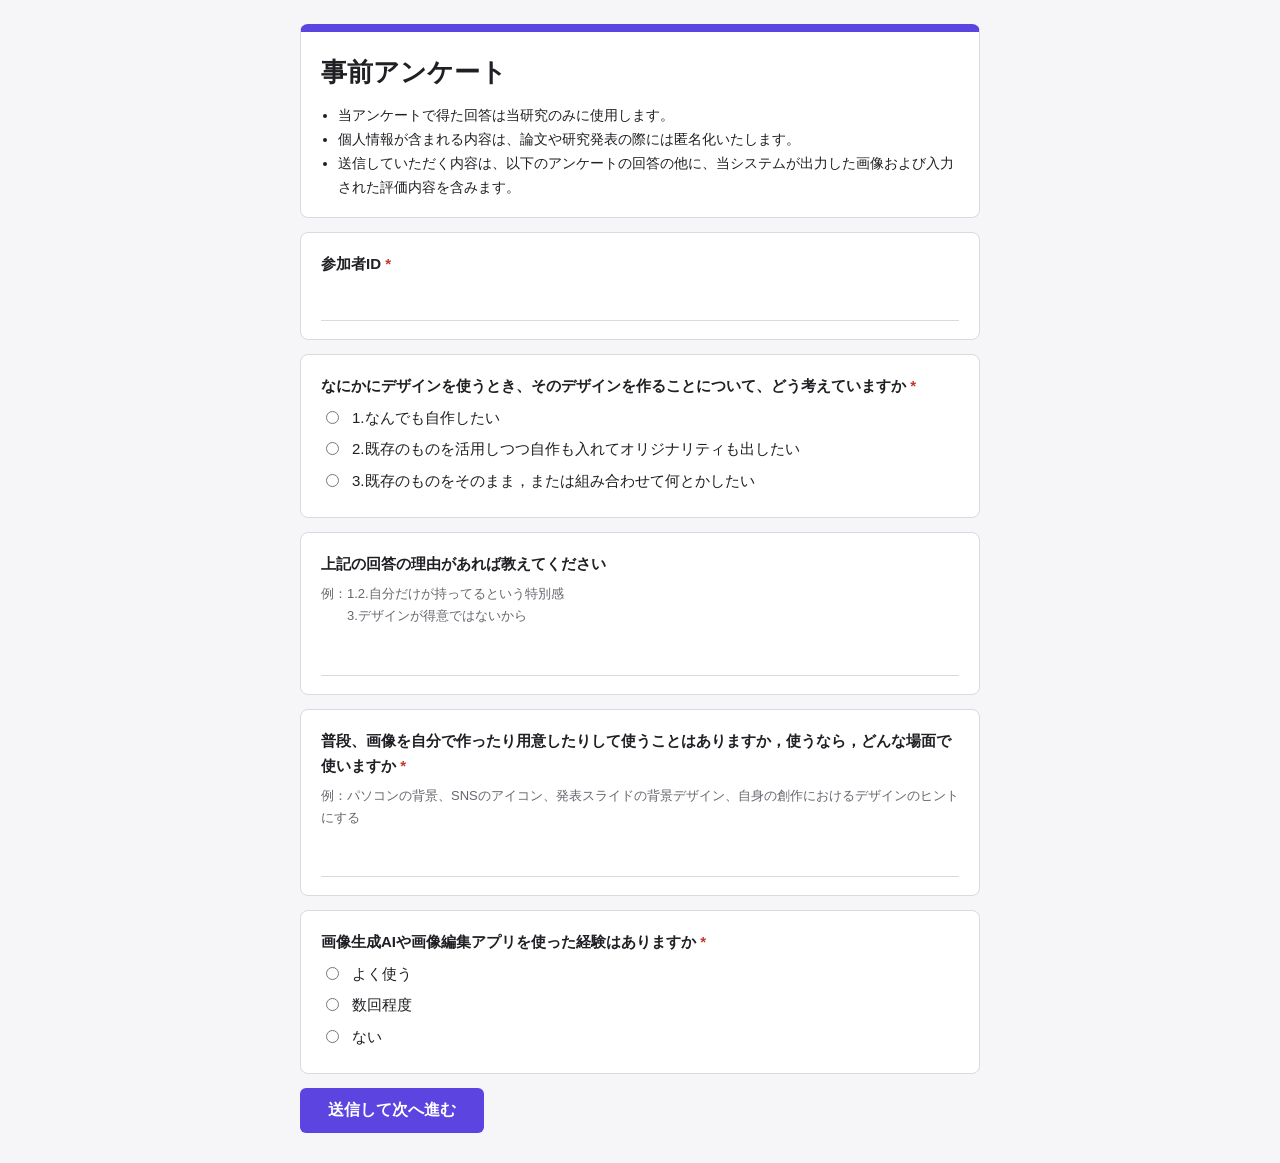
<file: pre.html>
<!DOCTYPE html>
<html lang="ja">
<head>
<meta charset="UTF-8">
<meta name="viewport" content="width=device-width, initial-scale=1.0">
<meta name="robots" content="noindex,nofollow">
<title>事前アンケート</title>
<style>
:root{--bg:#f6f6f9;--card:#fff;--fg:#1f1f24;--muted:#66666e;--line:#d9d9e0;--accent:#5b44e0;--err:#c0392b}
@media (prefers-color-scheme: dark){:root{--bg:#17171b;--card:#222228;--fg:#ececf0;--muted:#9c9ca6;--line:#3a3a42;--accent:#9b8cff;--err:#ff7b6b}}
body{margin:0;background:var(--bg);color:var(--fg);font:15px/1.7 "Hiragino Sans","Yu Gothic",sans-serif;padding:24px max(16px,env(safe-area-inset-left,0px))}
main{max-width:680px;margin:0 auto;display:grid;gap:14px}
.card{background:var(--card);border:1px solid var(--line);border-radius:8px;padding:18px 20px}
.head{border-top:8px solid var(--accent)}
h1{font-size:26px;margin:0 0 10px}
.head ul{margin:0;padding-left:1.2em;font-size:14px}
.q{font-weight:bold;margin:0 0 6px}
.q.required::after{content:" *";color:var(--err)}
.hint{color:var(--muted);font-size:13px;margin:0 0 10px;white-space:pre-line}
input[type=text],textarea{width:100%;box-sizing:border-box;font:inherit;color:var(--fg);background:transparent;border:0;border-bottom:1px solid var(--line);padding:6px 2px}
textarea{min-height:64px;resize:vertical}
input[type=text]:focus,textarea:focus{outline:none;border-bottom:2px solid var(--accent)}
.opt{display:flex;gap:10px;align-items:flex-start;margin:6px 0;cursor:pointer}
.opt input{margin-top:6px}
.card.error{border-color:var(--err)}
.card .msg{display:none;color:var(--err);font-size:13px;margin-top:6px}
.card.error .msg{display:block}
button{background:var(--accent);color:#fff;border:0;border-radius:6px;padding:12px 28px;font-size:16px;font-weight:bold;cursor:pointer}
button:disabled{opacity:.6;cursor:default}
#status{color:var(--err);margin:6px 0 0}
</style>
</head>
<body>
<main>
<form id="f" class="card head" style="padding:0;border:0;background:none;display:grid;gap:14px">
  <div class="card head">
    <h1>事前アンケート</h1>
    <ul>
      <li>当アンケートで得た回答は当研究のみに使用します。</li>
      <li>個人情報が含まれる内容は、論文や研究発表の際には匿名化いたします。</li>
      <li>送信していただく内容は、以下のアンケートの回答の他に、当システムが出力した画像および入力された評価内容を含みます。</li>
    </ul>
  </div>

  <div class="card" data-q="participantId">
    <p class="q required">参加者ID</p>
    <input type="text" id="participantId" autocomplete="off">
    <p class="msg">必須の質問です</p>
  </div>

  <div class="card" data-q="design">
    <p class="q required">なにかにデザインを使うとき、そのデザインを作ることについて、どう考えていますか</p>
    <div id="designOpts"></div>
    <p class="msg">必須の質問です</p>
  </div>

  <div class="card" data-q="designReason">
    <p class="q">上記の回答の理由があれば教えてください</p>
    <p class="hint">例：1.2.自分だけが持ってるという特別感
　　3.デザインが得意ではないから</p>
    <input type="text" id="designReason" autocomplete="off">
  </div>

  <div class="card" data-q="usage">
    <p class="q required">普段、画像を自分で作ったり用意したりして使うことはありますか，使うなら，どんな場面で使いますか</p>
    <p class="hint">例：パソコンの背景、SNSのアイコン、発表スライドの背景デザイン、自身の創作におけるデザインのヒントにする</p>
    <input type="text" id="usage" autocomplete="off">
    <p class="msg">必須の質問です</p>
  </div>

  <div class="card" data-q="experience">
    <p class="q required">画像生成AIや画像編集アプリを使った経験はありますか</p>
    <div id="expOpts"></div>
    <p class="msg">必須の質問です</p>
  </div>

  <div>
    <button type="submit" id="submit">送信して次へ進む</button>
    <p id="status"></p>
  </div>
</form>
</main>

<script>
// ============================================================
// ★ここだけ書き換える
// ============================================================
const CONFIG = {
  formAction: 'https://docs.google.com/forms/d/e/1FAIpQLSe9jER8sKi2hYZOP0_OnHM8d_s02QmlPrMu8G9Iipwk5w8lwg/formResponse',
  entry: {
    participantId: 'entry.987472919',
    design:        'entry.824960217',
    designReason:  'entry.1620104482',
    usage:         'entry.150011342',
    experience:    'entry.25223761'
  },
  // 選択肢の文言は、Googleフォームの選択肢と一字一句同じにすること(句読点・番号も)
  designOptions: [
    '1.なんでも自作したい',
    '2.既存のものを活用しつつ自作も入れてオリジナリティも出したい',
    '3.既存のものをそのまま，または組み合わせて何とかしたい'
  ],
  experienceOptions: ['よく使う', '数回程度', 'ない'],
  // 送信後に進む先(先輩のシステム)。{id} は参加者IDに置き換わる
  nextUrl: 'https://bigan-zizen.vercel.app/?id={id}&pre=1'
};
// ============================================================

const PID_KEY = 'bigan_participant_id';
const PRE_KEY = 'bigan_pre_done';
const $ = id => document.getElementById(id);
const safeGet = k => { try { return localStorage.getItem(k); } catch (e) { return null; } };
const safeSet = (k, v) => { try { localStorage.setItem(k, v); } catch (e) {} };

function radios(container, name, options) {
  options.forEach((o, i) => {
    const label = document.createElement('label'); label.className = 'opt';
    const r = document.createElement('input'); r.type = 'radio'; r.name = name; r.value = o; r.id = `${name}_${i}`;
    const s = document.createElement('span'); s.textContent = o;
    label.append(r, s); container.appendChild(label);
  });
}
radios($('designOpts'), 'design', CONFIG.designOptions);
radios($('expOpts'), 'experience', CONFIG.experienceOptions);

// 参加者ID: URLの ?id= を優先して入れる
const urlId = new URLSearchParams(location.search).get('id');
$('participantId').value = urlId || safeGet(PID_KEY) || '';

function val(name) {
  const r = document.querySelector(`input[name="${name}"]:checked`);
  return r ? r.value : '';
}

$('f').addEventListener('submit', async e => {
  e.preventDefault();
  const data = {
    participantId: $('participantId').value.trim(),
    design: val('design'),
    designReason: $('designReason').value.trim(),
    usage: $('usage').value.trim(),
    experience: val('experience')
  };
  let bad = false;
  ['participantId', 'design', 'usage', 'experience'].forEach(k => {
    const card = document.querySelector(`[data-q="${k}"]`);
    const ng = !data[k];
    card.classList.toggle('error', ng);
    if (ng) bad = true;
  });
  if (bad) { $('status').textContent = '未回答の必須項目があります。'; document.querySelector('.error')?.scrollIntoView({ behavior: 'smooth', block: 'center' }); return; }
  $('status').textContent = '';

  if (CONFIG.nextUrl.includes('example.com')) {
    $('status').textContent = '(設定未完了)nextUrl が仮のままです。pre.html の CONFIG を設定してください。';
    return;
  }
  const fd = new FormData();
  Object.keys(CONFIG.entry).forEach(k => { if (data[k] !== '') fd.set(CONFIG.entry[k], data[k]); });
  $('submit').disabled = true; $('submit').textContent = '送信中...';
  try {
    await fetch(CONFIG.formAction, { method: 'POST', mode: 'no-cors', body: fd });
  } catch (err) {
    $('submit').disabled = false; $('submit').textContent = '送信して次へ進む';
    $('status').textContent = '送信に失敗しました。通信状況を確認してもう一度押してください。';
    return;
  }
  safeSet(PID_KEY, data.participantId);
  safeSet(PRE_KEY, data.participantId);
  location.href = CONFIG.nextUrl.replace('{id}', encodeURIComponent(data.participantId));
});
</script>
</body>
</html>
</file>
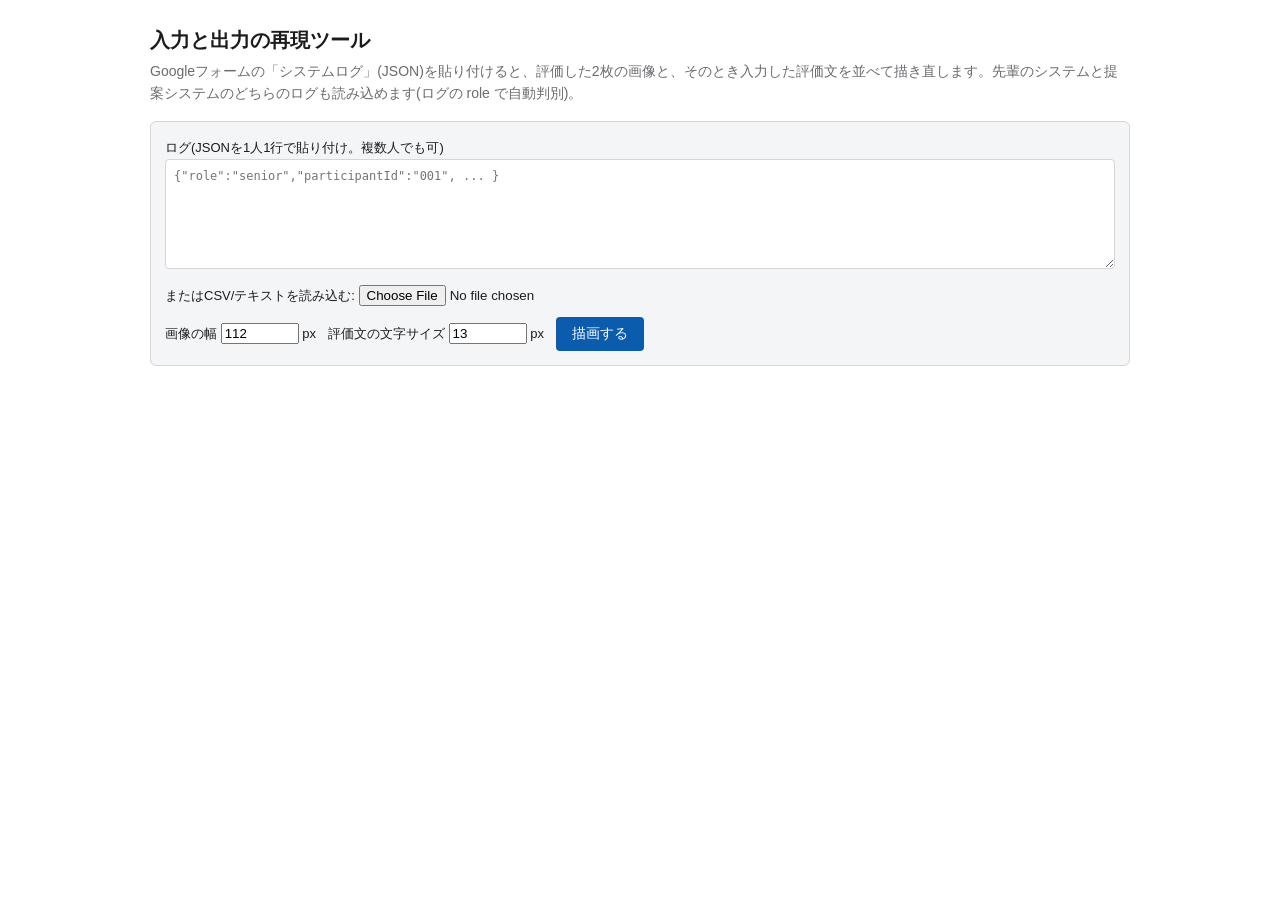
<file: replay.html>
<!DOCTYPE html>
<html lang="ja">
<head>
<meta charset="UTF-8">
<meta name="viewport" content="width=device-width, initial-scale=1.0">
<title>入力と出力の再現ツール</title>
<style>
:root{--bg:#fff;--fg:#1c1c1e;--muted:#6b6b70;--line:#d6d6da;--accent:#0b5cad;--panel:#f4f5f7}
@media (prefers-color-scheme: dark){:root{--bg:#18191b;--fg:#ececee;--muted:#9a9aa0;--line:#3a3b3f;--accent:#6aa9ee;--panel:#222326}}
body{margin:0;background:var(--bg);color:var(--fg);font:14px/1.6 "Hiragino Sans","Yu Gothic",sans-serif;padding:24px max(16px,env(safe-area-inset-left,0px))}
main{max-width:980px;margin:0 auto}
h1{font-size:20px;margin:0 0 4px}
p.lead{margin:0 0 16px;color:var(--muted)}
.panel{background:var(--panel);border:1px solid var(--line);border-radius:6px;padding:14px;margin-bottom:20px}
textarea{width:100%;min-height:110px;box-sizing:border-box;font:12px/1.4 monospace;background:var(--bg);color:var(--fg);border:1px solid var(--line);border-radius:4px;padding:8px}
.row{display:flex;gap:12px;align-items:center;flex-wrap:wrap;margin-top:10px}
button{background:var(--accent);color:#fff;border:0;border-radius:4px;padding:8px 16px;font-size:14px;cursor:pointer}
button.sub{background:transparent;color:var(--accent);border:1px solid var(--accent)}
label{font-size:13px}
input[type=number]{width:70px}
.fig{border-top:1px solid var(--line);padding-top:16px;margin-top:20px}
.fig h2{font-size:15px;margin:0 0 8px;display:flex;gap:12px;align-items:center;flex-wrap:wrap}
.gen{display:flex;gap:6px;align-items:flex-start;margin-bottom:4px}
.gen canvas{display:block;border:1px solid var(--line)}
.gen .txt{margin-left:10px;align-self:center;font-size:13px;word-break:break-all}
.final .txt,.note{color:var(--muted)}
.note{font-size:12px;margin:2px 0 6px}
.err{color:#c0392b}
</style>
</head>
<body>
<main>
<h1>入力と出力の再現ツール</h1>
<p class="lead">Googleフォームの「システムログ」(JSON)を貼り付けると、評価した2枚の画像と、そのとき入力した評価文を並べて描き直します。先輩のシステムと提案システムのどちらのログも読み込めます(ログの role で自動判別)。</p>
<div class="panel">
  <label for="src">ログ(JSONを1人1行で貼り付け。複数人でも可)</label>
  <textarea id="src" placeholder='{"role":"senior","participantId":"001", ... }'></textarea>
  <div class="row">
    <label>またはCSV/テキストを読み込む: <input type="file" id="file" accept=".csv,.txt,.json"></label>
  </div>
  <div class="row">
    <label>画像の幅 <input type="number" id="thumbW" value="112" min="40" max="512"> px</label>
    <label>評価文の文字サイズ <input type="number" id="fontSize" value="13" min="8" max="40"> px</label>
    <button id="go">描画する</button>
  </div>
  <div id="msg" class="err"></div>
</div>
<div id="out"></div>
</main>

<script>
// ==== 実験に使った _drawCanvas.js をそのまま埋め込み(描画結果が実験時と同じになるように) ====
// 先輩のシステム
const drawSenior = (function () {
function drawCanvas(canvas, gen = new Object(), test = false) {
	
	if(canvas.getContext) {
		let ctx = canvas.getContext('2d');
		const CV_WIDTH = Number(canvas.width);
		const CV_HEIGHT = Number(canvas.height);

		/* ========================
		| 背景の描画
		======================== */
		
		// キャンバス上での中心
		let bgOriginX = Number(gen.bgGradient_center_x) * CV_WIDTH + CV_WIDTH / 2;
		let bgOriginY = Number(gen.bgGradient_center_y) * CV_HEIGHT + CV_HEIGHT / 2;

		// キャンバス上での波長
		let waveLen = Number(gen.bgGradient_wave_len) * Math.max(CV_WIDTH, CV_HEIGHT);

		// グラデーションの角度
		let waveAngleRad = torad(gen.bgGradient_wave_angle);
		let bgColors = [
			`hsl(${gen.bgColor_hue} ${gen.bgColor_saturation}% ${gen.bgColor_lightness}%)`,
			`hsl(${gen.bgGradient_color_hue} ${gen.bgGradient_color_saturation}% ${gen.bgGradient_color_lightness}%)`
		];

		// 通過点の位置、三角波ループする
		let bgColorStops = [
			Number(gen.bgGradient_colorStop_0),
			Number(gen.bgGradient_colorStop_1)
		];
		
		let bgStyle = gen.bgGradient_type;
		if(bgStyle == 'none') {
			// グラデーションなし
			ctx.fillStyle = bgColors[0];

		}else if(bgStyle == 'linear') {
			/* ========================
			| | 線形グラデーション
			======================== */

			// 繰り返し回数を計算
			let startCount = 0;
			let endCount = 1;
			let dist = 0;
			while(1) {
				dist = distance([CV_WIDTH / 2, CV_HEIGHT / 2], [(bgOriginX + startCount * waveLen * Math.cos(waveAngleRad)), (bgOriginY + startCount * waveLen * Math.sin(waveAngleRad))]);
				if(dist > distance([0, 0], [CV_WIDTH, CV_HEIGHT]) * 2.5) {
					startCount--;
					break;
				}
				startCount--;
			}
			while(1) {
				dist = distance([CV_WIDTH / 2, CV_HEIGHT / 2], [(bgOriginX + endCount * waveLen * Math.cos(waveAngleRad)), (bgOriginY + endCount * waveLen * Math.sin(waveAngleRad))]);
				if(dist > distance([0, 0], [CV_WIDTH, CV_HEIGHT]) * 2.5) {
					endCount++;
					break;
				}
				endCount++;
			}
			let sectionCount = endCount - startCount;

			// 繰り返し回数だけ範囲を拡張してグラデーション範囲を定義
			let lineargradient = ctx.createLinearGradient(bgOriginX + startCount * waveLen * Math.cos(waveAngleRad), bgOriginY + startCount * waveLen * Math.sin(waveAngleRad), bgOriginX + endCount * waveLen * Math.cos(waveAngleRad), bgOriginY + endCount * waveLen * Math.sin(waveAngleRad));
			
			// 繰り返しに則って通過点を定義
			for(let i = startCount; i < endCount; i++) {
				let loopCount = i - startCount;
				if(i % 2 == 0) {
					lineargradient.addColorStop((loopCount) / sectionCount, bgColors[0]);
					lineargradient.addColorStop((loopCount + bgColorStops[0]) / sectionCount, bgColors[0]);
					lineargradient.addColorStop((loopCount + bgColorStops[1]) / sectionCount, bgColors[1]);
					lineargradient.addColorStop((loopCount + 1) / sectionCount, bgColors[1]);
				}else {
					lineargradient.addColorStop((loopCount) / sectionCount, bgColors[1]);
					lineargradient.addColorStop((loopCount + 1 - bgColorStops[1]) / sectionCount, bgColors[1]);
					lineargradient.addColorStop((loopCount + 1 - bgColorStops[0]) / sectionCount, bgColors[0]);
					lineargradient.addColorStop((loopCount + 1) / sectionCount, bgColors[0]);
				}
			}
			ctx.fillStyle = lineargradient;


		}else if(bgStyle == 'radial') {
			/* ========================
			| | 放射状グラデーション
			======================== */
			let endCount = 1;
			let dist = 0;
			while(1) {
				dist = distance([CV_WIDTH / 2, CV_HEIGHT / 2], [(bgOriginX + endCount * waveLen * Math.cos(waveAngleRad)), (bgOriginY + endCount * waveLen * Math.sin(waveAngleRad))]);
				if(dist > distance([0, 0], [CV_WIDTH, CV_HEIGHT]) * 4.3) {
					endCount++;
					break;
				}
				endCount++;
			}

			// 繰り返し回数だけ範囲を拡張してグラデーション範囲を定義
			let radialgradient = ctx.createRadialGradient(bgOriginX, bgOriginY, 0, bgOriginX, bgOriginY, waveLen * endCount);
			// 角度の値だけ位相をずらす
			let phase = Number(gen.bgGradient_wave_angle) / 180;
			for(let i = 0; i < endCount; i++) {
				if(i % 2 == 0) {
					radialgradient.addColorStop(Math.max(0, i - phase) / endCount, bgColors[0]);
					radialgradient.addColorStop(Math.max(0, i - phase + bgColorStops[0]) / endCount, bgColors[0]);
					radialgradient.addColorStop(Math.max(0, i - phase + bgColorStops[1]) / endCount, bgColors[1]);
					radialgradient.addColorStop(Math.max(0, i - phase + 1) / endCount, bgColors[1]);
				}else {
					radialgradient.addColorStop(Math.max(0, i - phase) / endCount, bgColors[1]);
					radialgradient.addColorStop(Math.max(0, i - phase + 1 - bgColorStops[1]) / endCount, bgColors[1]);
					radialgradient.addColorStop(Math.max(0, i - phase + 1 - bgColorStops[0]) / endCount, bgColors[0]);
					radialgradient.addColorStop(Math.max(0, i - phase + 1) / endCount, bgColors[0]);
				}
			}
			ctx.fillStyle = radialgradient;

		}else if(bgStyle == 'conic') {
			/* ========================
			| | 扇形グラデーション
			======================== */
			
			// 繰り返し回数を計算
			let endCount = 2 / Number(gen.bgGradient_wave_len);

			let conicgradient = ctx.createConicGradient(waveAngleRad, bgOriginX, bgOriginY);
			for(let i = 0; i < endCount; i++) {
				if(i % 2 == 0) {
					conicgradient.addColorStop(Math.min(endCount, i) / endCount, bgColors[0]);
					conicgradient.addColorStop(Math.min(endCount, i + bgColorStops[0]) / endCount, bgColors[0]);
					conicgradient.addColorStop(Math.min(endCount, i + bgColorStops[1]) / endCount, bgColors[1]);
					conicgradient.addColorStop(Math.min(endCount, i + 1) / endCount, bgColors[1]);
				}else {
					conicgradient.addColorStop(Math.min(endCount, i) / endCount, bgColors[1]);
					conicgradient.addColorStop(Math.min(endCount, i + 1 - bgColorStops[1]) / endCount, bgColors[1]);
					conicgradient.addColorStop(Math.min(endCount, i + 1 - bgColorStops[0]) / endCount, bgColors[0]);
					conicgradient.addColorStop(Math.min(endCount, i + 1) / endCount, bgColors[0]);
				}
			}
			ctx.fillStyle = conicgradient;

		}else {
			console.error('draw: gen.bgGradient_type が無効な値です');
		}
		ctx.fillRect(0, 0, CV_WIDTH, CV_HEIGHT);

		/* ========================
		| 図形の描画
		======================== */
		let fgShapeOriginX = Number(gen.fg_repeat_origin_x) * CV_WIDTH + CV_WIDTH / 2;
		let fgShapeOriginY = Number(gen.fg_repeat_origin_y) * CV_HEIGHT + CV_HEIGHT / 2;

		let fgShapeVertex = [
			[Number(gen.fg_size_x0) * CV_WIDTH, Number(gen.fg_size_y0) * CV_HEIGHT],
			[Number(gen.fg_size_x1) * CV_WIDTH, Number(gen.fg_size_y1) * CV_HEIGHT],
			[Number(gen.fg_size_x2) * CV_WIDTH, Number(gen.fg_size_y2) * CV_HEIGHT]
		];

		// 並行して、描画時の計算値を再利用できるようにする
		gen._calculated = new Object();

		let fgFillColorHue = Number(gen.fg_fill_hue);
		let fgFillColorSaturation = Number(gen.fg_fill_saturation);
		let fgFillColorLightness = Number(gen.fg_fill_lightness);
		let fgFillColorAlpha = Number(gen.fg_fill_alpha);
		let fgStrokeWidth = Number(gen.fg_stroke_width);

		const fgStrokeColorHue = Number(gen.fg_stroke_color_hue) + fgFillColorHue;
		const fgStrokeColorSaturation = Number(gen.fg_stroke_color_saturation) + fgFillColorSaturation;
		const fgStrokeColorLightness = Number(gen.fg_stroke_color_lightness) + fgFillColorLightness;
		const fgStrokeColorAlpha = Number(gen.fg_stroke_color_alpha);

		let fgStrokeColor = `hsla(${fgStrokeColorHue} ${fgStrokeColorSaturation}% ${fgStrokeColorLightness}% / ${fgStrokeColorAlpha}%)`;
		
		gen._calculated.fgStrokeColorHue = fgStrokeColorHue;
		gen._calculated.fgStrokeColorSaturation = fgStrokeColorSaturation;
		gen._calculated.fgStrokeColorLightness = fgStrokeColorLightness;
		gen._calculated.fgStrokeColorAlpha = fgStrokeColorAlpha;

		// ABだとalphaと被ってややこしくなるのでPQ
		let fgRepeatCountP = Number(gen.fg_repeat_count_va);
		let fgRepeatCountQ = Number(gen.fg_repeat_count_vb);

		let angleToCenter = 0;
		if (fgShapeOriginX == CV_WIDTH / 2) {
			if (fgShapeOriginY >= 0) angleToCenter = Math.PI / 2;
			else angleToCenter = -1 * Math.PI / 2;
		}else {
			angleToCenter = Math.atan(Number(gen.fg_repeat_origin_y) / Number(gen.fg_repeat_origin_x));
			if(fgShapeOriginX > CV_WIDTH / 2) angleToCenter += Math.PI;
		}

		let fgRepeatVectorP = [
			Number(gen.fg_repeat_direction_vas) * Math.min(CV_WIDTH, CV_HEIGHT) * Math.cos(angleToCenter + torad(gen.fg_repeat_direction_vat)) / (fgRepeatCountP - 1.001),
			Number(gen.fg_repeat_direction_vas) * Math.min(CV_WIDTH, CV_HEIGHT) * Math.sin(angleToCenter + torad(gen.fg_repeat_direction_vat)) / (fgRepeatCountP - 1.001)
		];
		let fgRepeatVectorQ = [
			Number(gen.fg_repeat_direction_vbx) * Math.min(CV_WIDTH, CV_HEIGHT) * Math.cos(angleToCenter + torad(gen.fg_repeat_direction_vby)) / (fgRepeatCountQ - 1.001),
			Number(gen.fg_repeat_direction_vbx) * Math.min(CV_WIDTH, CV_HEIGHT) * Math.sin(angleToCenter + torad(gen.fg_repeat_direction_vby)) / (fgRepeatCountQ - 1.001)
		];


		let fgRepeatRotateOrigin = torad(gen.fg_repeat_rotate_origin);
		let fgRepeatRotate = [torad(gen.fg_repeat_rotate_va), torad(gen.fg_repeat_rotate_vb)];


		let fgRepeatResize = [Number(gen.fg_repeat_changeA_size), Number(gen.fg_repeat_changeB_size)];

		// 図形の大まかなサイズから、繰り返しの拡大縮小を調整する。
		let shapeSize
		= (Math.max(Number(gen.fg_size_x0), Number(gen.fg_size_x1), Number(gen.fg_size_x2), 0) 
		- Math.min(Number(gen.fg_size_x0), Number(gen.fg_size_x1), Number(gen.fg_size_x2), 0)) * 0.5
		+ (Math.max(Number(gen.fg_size_y0), Number(gen.fg_size_y1), Number(gen.fg_size_y2), 0) 
		- Math.min(Number(gen.fg_size_y0), Number(gen.fg_size_y1), Number(gen.fg_size_y2), 0)) * 0.5;

		gen._calculated.shapeSize = shapeSize;
		
		/* ========================
		繰り返しサイズ変化の調整
		元の図形が大きければ大きいほど、縮小しやすくなる
		図形サイズが0のとき、サイズ変化は -0.5～1 の値をとる
		図形サイズが2のとき、サイズ変化は -1  ～0 の値をとる
		======================== */
		
		fgRepeatResize[0] = 0.125 * (2 - 3 * shapeSize + (6 - shapeSize) * fgRepeatResize[0]);
		fgRepeatResize[1] = 0.125 * (2 - 3 * shapeSize + (6 - shapeSize) * fgRepeatResize[1]);
		gen._calculated.fgRepeatResizeP = fgRepeatResize[0];
		gen._calculated.fgRepeatResizeQ = fgRepeatResize[1];

		let fgRepeatChangeColorAHue = Number(gen.fg_repeat_changeA_hue);
		let fgRepeatChangeColorASaturation = Number(gen.fg_repeat_changeA_saturation);
		let fgRepeatChangeColorALightness = Number(gen.fg_repeat_changeA_lightness);
		let fgRepeatChangeColorBHue = Number(gen.fg_repeat_changeB_hue);
		let fgRepeatChangeColorBSaturation = Number(gen.fg_repeat_changeB_saturation);
		let fgRepeatChangeColorBLightness = Number(gen.fg_repeat_changeB_lightness);
		ctx.strokeStyle = fgStrokeColor;

		
		gen._calculated.fgRepeatChangeColorPHue = fgRepeatChangeColorAHue * fgRepeatCountP + fgFillColorHue;
		gen._calculated.fgRepeatChangeColorPSaturation = fgRepeatChangeColorASaturation * fgRepeatCountP + fgFillColorSaturation;
		gen._calculated.fgRepeatChangeColorPLightness = fgRepeatChangeColorALightness * fgRepeatCountP + fgFillColorLightness;
		gen._calculated.fgRepeatChangeColorQHue = fgRepeatChangeColorBHue * fgRepeatCountQ + fgFillColorHue;
		gen._calculated.fgRepeatChangeColorQSaturation = fgRepeatChangeColorBSaturation * fgRepeatCountQ + fgFillColorSaturation;
		gen._calculated.fgRepeatChangeColorQLightness = fgRepeatChangeColorBLightness * fgRepeatCountQ + fgFillColorLightness;
		
		/* ========================
		| | 繰り返しの適用
		======================== */

		let fgShapeType = gen.fg_type;
		for (let i = 0; i < fgRepeatCountP; i++) {
			for(let j = 0; j < fgRepeatCountQ; j++) {
				let drawShapeCenterX = fgShapeOriginX + i * fgRepeatVectorP[0] + j * fgRepeatVectorQ[0];
				let drawShapeCenterY = fgShapeOriginY + i * fgRepeatVectorP[1] + j * fgRepeatVectorQ[1];
				let drawShapeRotate = fgRepeatRotateOrigin + i * fgRepeatRotate[0] + j * fgRepeatRotate[1];
				let drawShapeSize = [
					fgShapeVertex[0][0] * (1 + i * fgRepeatResize[0]) * (1 + j * fgRepeatResize[1]),
					fgShapeVertex[0][1] * (1 + i * fgRepeatResize[0]) * (1 + j * fgRepeatResize[1])
				];
				let tmpVertex = [
					[fgShapeVertex[0][0] * (1 + i * fgRepeatResize[0]) * (1 + j * fgRepeatResize[1]), fgShapeVertex[0][1] * (1 + i * fgRepeatResize[0]) * (1 + j * fgRepeatResize[1])],
					[fgShapeVertex[1][0] * (1 + i * fgRepeatResize[0]) * (1 + j * fgRepeatResize[1]), fgShapeVertex[1][1] * (1 + i * fgRepeatResize[0]) * (1 + j * fgRepeatResize[1])],
					[fgShapeVertex[2][0] * (1 + i * fgRepeatResize[0]) * (1 + j * fgRepeatResize[1]), fgShapeVertex[2][1] * (1 + i * fgRepeatResize[0]) * (1 + j * fgRepeatResize[1])]
				];
				// 回転: X = xcos(theta) - ysin(theta), Y = xsin(theta) + ycos(theta)
				let drawShapeVertex = [
					[drawShapeCenterX + tmpVertex[0][0] * Math.cos(drawShapeRotate) - tmpVertex[0][1] * Math.sin(drawShapeRotate), drawShapeCenterY + tmpVertex[0][0] * 1 * Math.sin(drawShapeRotate) + tmpVertex[0][1] * Math.cos(drawShapeRotate)],
					[drawShapeCenterX + tmpVertex[1][0] * Math.cos(drawShapeRotate) - tmpVertex[1][1] * Math.sin(drawShapeRotate), drawShapeCenterY + tmpVertex[1][0] * 1 * Math.sin(drawShapeRotate) + tmpVertex[1][1] * Math.cos(drawShapeRotate)],
					[drawShapeCenterX + tmpVertex[2][0] * Math.cos(drawShapeRotate) - tmpVertex[2][1] * Math.sin(drawShapeRotate), drawShapeCenterY + tmpVertex[2][0] * 1 * Math.sin(drawShapeRotate) + tmpVertex[2][1] * Math.cos(drawShapeRotate)]
				];
				let drawShapeFillHue = fgFillColorHue + i * fgRepeatChangeColorAHue + j * fgRepeatChangeColorBHue;
				let drawShapeFillSaturation = fgFillColorSaturation + i * fgRepeatChangeColorASaturation + j * fgRepeatChangeColorBSaturation;
				let drawShapeFillLightness = fgFillColorLightness + i * fgRepeatChangeColorALightness + j * fgRepeatChangeColorBLightness;
				let drawShapeFill = `hsla(${drawShapeFillHue} ${drawShapeFillSaturation}% ${drawShapeFillLightness}% / ${fgFillColorAlpha}%)`;

				ctx.fillStyle = drawShapeFill;
				ctx.lineWidth = fgStrokeWidth;
				ctx.moveTo(drawShapeCenterX, drawShapeCenterY);
				ctx.beginPath();


				if(fgShapeType == 'circle') {
					// // 円
					ctx.arc(drawShapeCenterX, drawShapeCenterY, Math.abs(drawShapeSize[0]), 0, 2 * Math.PI);
				}else if(fgShapeType == 'ellipse') {
					// // 楕円
					ctx.ellipse(drawShapeCenterX, drawShapeCenterY, Math.abs(drawShapeSize[0]), Math.abs(drawShapeSize[1]), drawShapeRotate, 0, 2 * Math.PI);
				}else if(fgShapeType == 'triangle') {
					// // 三角形
					ctx.lineTo(drawShapeVertex[0][0], drawShapeVertex[0][1]);
					ctx.lineTo(drawShapeVertex[1][0], drawShapeVertex[1][1]);
					ctx.lineTo(drawShapeCenterX, drawShapeCenterY);
					ctx.closePath();

				}else if(fgShapeType == 'square') {
					// // 四角形
					ctx.lineTo(drawShapeVertex[0][0], drawShapeVertex[0][1]);
					ctx.lineTo(drawShapeVertex[1][0], drawShapeVertex[1][1]);
					ctx.lineTo(drawShapeVertex[2][0], drawShapeVertex[2][1]);
					ctx.lineTo(drawShapeCenterX, drawShapeCenterY);
					ctx.closePath();
		
				}else {
					console.error('draw: gen.fg_type が無効な値です');
				}

				ctx.fill();
				ctx.stroke();
			}
		}
	}

	// 弧度法に変換
	function torad(deg) {
		return deg / 180 * Math.PI;
	}
}

// 2点間の距離
// 引数p1, p2は数値配列であること。
// 次元は配列長が短い方に合わせられる。
function distance(p1, p2) {
	let size = Math.min(p1.length, p2.length);
	let sum = 0;
	for (let i = 0; i < size; i++) {
		sum += (p1[i] - p2[i]) * (p1[i] - p2[i]);
	}
	return Math.sqrt(sum);
}


return drawCanvas;
})();
// 提案システム
const drawMine = (function () {
function drawCanvas(canvas, gen = new Object(), camera = { x: 0, y: 0, zoom: 1.0 }, test = false) {
    if(canvas.getContext) {
        let ctx = canvas.getContext('2d');
        const CV_WIDTH = Number(canvas.width);
        const CV_HEIGHT = Number(canvas.height);

        ctx.save();
        ctx.clearRect(0, 0, CV_WIDTH, CV_HEIGHT);

        ctx.translate(CV_WIDTH / 2 + camera.x, CV_HEIGHT / 2 + camera.y);
        ctx.scale(camera.zoom, camera.zoom);
        ctx.rotate(camera.rotation || 0);
        ctx.translate(-CV_WIDTH / 2, -CV_HEIGHT / 2);

        /* ========================
        | 背景の描画
        ======================== */
        let bgOriginX = Number(gen.bgGradient_center_x) * CV_WIDTH + CV_WIDTH / 2;
        let bgOriginY = Number(gen.bgGradient_center_y) * CV_HEIGHT + CV_HEIGHT / 2;
        let waveLen = Number(gen.bgGradient_wave_len) * Math.max(CV_WIDTH, CV_HEIGHT);
        let waveAngleRad = torad(gen.bgGradient_wave_angle);
        
        // ★ 修正：リミッターの Math.max などを全撤廃し、ダイレクトに数値を使う！
        let bgLit0 = Number(gen.bgColor_lightness);
        let bgLit1 = Number(gen.bgGradient_color_lightness);
        let bgColors = [
            `hsl(${gen.bgColor_hue} ${gen.bgColor_saturation}% ${bgLit0}%)`,
            `hsl(${gen.bgGradient_color_hue} ${gen.bgGradient_color_saturation}% ${bgLit1}%)`
        ];
        let bgColorStops = [
            Number(gen.bgGradient_colorStop_0),
            Number(gen.bgGradient_colorStop_1)
        ];
        
        let bgStyle = gen.bgGradient_type;
        if(bgStyle == 'none') {
            ctx.fillStyle = bgColors[0];
        }else if(bgStyle == 'linear') {
            let startCount = 0, endCount = 1, dist = 0;
            while(1) {
                dist = distance([CV_WIDTH/2,CV_HEIGHT/2],[(bgOriginX+startCount*waveLen*Math.cos(waveAngleRad)),(bgOriginY+startCount*waveLen*Math.sin(waveAngleRad))]);
                if(dist > distance([0,0],[CV_WIDTH,CV_HEIGHT])*2.5){startCount--;break;}
                startCount--;
            }
            while(1) {
                dist = distance([CV_WIDTH/2,CV_HEIGHT/2],[(bgOriginX+endCount*waveLen*Math.cos(waveAngleRad)),(bgOriginY+endCount*waveLen*Math.sin(waveAngleRad))]);
                if(dist > distance([0,0],[CV_WIDTH,CV_HEIGHT])*2.5){endCount++;break;}
                endCount++;
            }
            let sectionCount = endCount - startCount;
            let lineargradient = ctx.createLinearGradient(bgOriginX+startCount*waveLen*Math.cos(waveAngleRad),bgOriginY+startCount*waveLen*Math.sin(waveAngleRad),bgOriginX+endCount*waveLen*Math.cos(waveAngleRad),bgOriginY+endCount*waveLen*Math.sin(waveAngleRad));
            for(let i=startCount;i<endCount;i++){
                let lc=i-startCount;
                if(i%2==0){lineargradient.addColorStop(lc/sectionCount,bgColors[0]);lineargradient.addColorStop((lc+bgColorStops[0])/sectionCount,bgColors[0]);lineargradient.addColorStop((lc+bgColorStops[1])/sectionCount,bgColors[1]);lineargradient.addColorStop((lc+1)/sectionCount,bgColors[1]);}
                else{lineargradient.addColorStop(lc/sectionCount,bgColors[1]);lineargradient.addColorStop((lc+1-bgColorStops[1])/sectionCount,bgColors[1]);lineargradient.addColorStop((lc+1-bgColorStops[0])/sectionCount,bgColors[0]);lineargradient.addColorStop((lc+1)/sectionCount,bgColors[0]);}
            }
            ctx.fillStyle = lineargradient;
        }else if(bgStyle == 'radial') {
            let endCount=1,dist=0;
            while(1){dist=distance([CV_WIDTH/2,CV_HEIGHT/2],[(bgOriginX+endCount*waveLen*Math.cos(waveAngleRad)),(bgOriginY+endCount*waveLen*Math.sin(waveAngleRad))]);if(dist>distance([0,0],[CV_WIDTH,CV_HEIGHT])*4.3){endCount++;break;}endCount++;}
            let radialgradient=ctx.createRadialGradient(bgOriginX,bgOriginY,0,bgOriginX,bgOriginY,waveLen*endCount);
            let phase=Number(gen.bgGradient_wave_angle)/180;
            for(let i=0;i<endCount;i++){
                if(i%2==0){radialgradient.addColorStop(Math.max(0,i-phase)/endCount,bgColors[0]);radialgradient.addColorStop(Math.max(0,i-phase+bgColorStops[0])/endCount,bgColors[0]);radialgradient.addColorStop(Math.max(0,i-phase+bgColorStops[1])/endCount,bgColors[1]);radialgradient.addColorStop(Math.max(0,i-phase+1)/endCount,bgColors[1]);}
                else{radialgradient.addColorStop(Math.max(0,i-phase)/endCount,bgColors[1]);radialgradient.addColorStop(Math.max(0,i-phase+1-bgColorStops[1])/endCount,bgColors[1]);radialgradient.addColorStop(Math.max(0,i-phase+1-bgColorStops[0])/endCount,bgColors[0]);radialgradient.addColorStop(Math.max(0,i-phase+1)/endCount,bgColors[0]);}
            }
            ctx.fillStyle = radialgradient;
        }else if(bgStyle == 'conic') {
            let endCount=2/Number(gen.bgGradient_wave_len);
            let conicgradient=ctx.createConicGradient(waveAngleRad,bgOriginX,bgOriginY);
            for(let i=0;i<endCount;i++){
                if(i%2==0){conicgradient.addColorStop(Math.min(endCount,i)/endCount,bgColors[0]);conicgradient.addColorStop(Math.min(endCount,i+bgColorStops[0])/endCount,bgColors[0]);conicgradient.addColorStop(Math.min(endCount,i+bgColorStops[1])/endCount,bgColors[1]);conicgradient.addColorStop(Math.min(endCount,i+1)/endCount,bgColors[1]);}
                else{conicgradient.addColorStop(Math.min(endCount,i)/endCount,bgColors[1]);conicgradient.addColorStop(Math.min(endCount,i+1-bgColorStops[1])/endCount,bgColors[1]);conicgradient.addColorStop(Math.min(endCount,i+1-bgColorStops[0])/endCount,bgColors[0]);conicgradient.addColorStop(Math.min(endCount,i+1)/endCount,bgColors[0]);}
            }
            ctx.fillStyle = conicgradient;
        }
        ctx.fillRect(0,0,CV_WIDTH,CV_HEIGHT);

        let fgPatternType = gen.fg_pattern || 'none';
        let fgShapeType   = gen.fg_type || 'circle';
        let fgShapeType2  = gen.fg_type2 || null;

        let fgShapeOriginX = Number(gen.fg_repeat_origin_x)*CV_WIDTH+CV_WIDTH/2;
        let fgShapeOriginY = Number(gen.fg_repeat_origin_y)*CV_HEIGHT+CV_HEIGHT/2;
        
        const BASE_SCALE = 0.5; 
        let fgShapeVertex = [
            [Number(gen.fg_size_x0)*CV_WIDTH*BASE_SCALE, Number(gen.fg_size_y0)*CV_HEIGHT*BASE_SCALE],
            [Number(gen.fg_size_x1)*CV_WIDTH*BASE_SCALE, Number(gen.fg_size_y1)*CV_HEIGHT*BASE_SCALE],
            [Number(gen.fg_size_x2)*CV_WIDTH*BASE_SCALE, Number(gen.fg_size_y2)*CV_HEIGHT*BASE_SCALE]
        ];

        gen._calculated = new Object();
        let fgFillColorHue = Number(gen.fg_fill_hue);
        let fgFillColorSaturation = Number(gen.fg_fill_saturation);
        
        // ★ 修正：リミッターの Math.min や Math.max を全撤廃！
        let fgFillColorLightness = Number(gen.fg_fill_lightness); 
        
        let fgFillColorAlpha = Number(gen.fg_fill_alpha);
        let fgStrokeWidth = Number(gen.fg_stroke_width);
        const fgStrokeColorHue = Number(gen.fg_stroke_color_hue)+fgFillColorHue;
        const fgStrokeColorSaturation = Number(gen.fg_stroke_color_saturation)+fgFillColorSaturation;
        const fgStrokeColorLightness = Number(gen.fg_stroke_color_lightness)+fgFillColorLightness;
        const fgStrokeColorAlpha = Number(gen.fg_stroke_color_alpha);
        let fgStrokeColor = `hsla(${fgStrokeColorHue} ${fgStrokeColorSaturation}% ${fgStrokeColorLightness}% / ${fgStrokeColorAlpha}%)`;
        gen._calculated.fgStrokeColorHue = fgStrokeColorHue;
        gen._calculated.fgStrokeColorSaturation = fgStrokeColorSaturation;
        gen._calculated.fgStrokeColorLightness = fgStrokeColorLightness;
        gen._calculated.fgStrokeColorAlpha = fgStrokeColorAlpha;
        
        let fgRepeatCountP = Number(gen.fg_repeat_count_va);
        let fgRepeatCountQ = Number(gen.fg_repeat_count_vb);
        let angleToCenter = 0;
        if(fgShapeOriginX==CV_WIDTH/2){if(fgShapeOriginY>=0)angleToCenter=Math.PI/2;else angleToCenter=-1*Math.PI/2;}
        else{angleToCenter=Math.atan(Number(gen.fg_repeat_origin_y)/Number(gen.fg_repeat_origin_x));if(fgShapeOriginX>CV_WIDTH/2)angleToCenter+=Math.PI;}
        
        let fgRepeatVectorP=[Number(gen.fg_repeat_direction_vas)*Math.min(CV_WIDTH,CV_HEIGHT)*Math.cos(angleToCenter+torad(gen.fg_repeat_direction_vat))/(fgRepeatCountP-1.001),Number(gen.fg_repeat_direction_vas)*Math.min(CV_WIDTH,CV_HEIGHT)*Math.sin(angleToCenter+torad(gen.fg_repeat_direction_vat))/(fgRepeatCountP-1.001)];
        let fgRepeatVectorQ=[Number(gen.fg_repeat_direction_vbx)*Math.min(CV_WIDTH,CV_HEIGHT)*Math.cos(angleToCenter+torad(gen.fg_repeat_direction_vby))/(fgRepeatCountQ-1.001),Number(gen.fg_repeat_direction_vbx)*Math.min(CV_WIDTH,CV_HEIGHT)*Math.sin(angleToCenter+torad(gen.fg_repeat_direction_vby))/(fgRepeatCountQ-1.001)];
        let fgRepeatRotateOrigin=torad(gen.fg_repeat_rotate_origin);
        let fgRepeatRotate=[torad(gen.fg_repeat_rotate_va),torad(gen.fg_repeat_rotate_vb)];
        let fgRepeatResize=[Number(gen.fg_repeat_changeA_size),Number(gen.fg_repeat_changeB_size)];
        
        let shapeSize=(Math.max(Number(gen.fg_size_x0),Number(gen.fg_size_x1),Number(gen.fg_size_x2),0)-Math.min(Number(gen.fg_size_x0),Number(gen.fg_size_x1),Number(gen.fg_size_x2),0))*0.5+(Math.max(Number(gen.fg_size_y0),Number(gen.fg_size_y1),Number(gen.fg_size_y2),0)-Math.min(Number(gen.fg_size_y0),Number(gen.fg_size_y1),Number(gen.fg_size_y2),0))*0.5;
        gen._calculated.shapeSize = shapeSize;
        fgRepeatResize[0]=0.125*(2-3*shapeSize+(6-shapeSize)*fgRepeatResize[0]);
        fgRepeatResize[1]=0.125*(2-3*shapeSize+(6-shapeSize)*fgRepeatResize[1]);
        gen._calculated.fgRepeatResizeP=fgRepeatResize[0];
        gen._calculated.fgRepeatResizeQ=fgRepeatResize[1];
        
        let fgRepeatChangeColorAHue=Number(gen.fg_repeat_changeA_hue)||0;
        let fgRepeatChangeColorASaturation=Number(gen.fg_repeat_changeA_saturation)||0;
        let fgRepeatChangeColorALightness=Number(gen.fg_repeat_changeA_lightness)||0;
        let fgRepeatChangeColorBHue=Number(gen.fg_repeat_changeB_hue)||0;
        let fgRepeatChangeColorBSaturation=Number(gen.fg_repeat_changeB_saturation)||0;
        let fgRepeatChangeColorBLightness=Number(gen.fg_repeat_changeB_lightness)||0;

        if (fgPatternType !== 'none') {

            const normalizedCellSize = (Number(gen.fg_size_x0) + 1) / 2;
            const baseSize = Math.max(CV_WIDTH, CV_HEIGHT);
            const minSize = baseSize * 0.05; 
            const cellSize = Math.max(minSize, normalizedCellSize * baseSize * 0.4);
            const normalizedThickness = (Number(gen.fg_size_y0) + 1) / 2;
            const patternAngle = fgRepeatRotateOrigin;

            const colorA = bgColors[0];
            
            const colorBHue = fgFillColorHue + fgRepeatChangeColorAHue * 30;
            const colorBSat = Math.max(0, Math.min(100, fgFillColorSaturation + fgRepeatChangeColorASaturation * 10));
            const colorBLit = Math.max(0, Math.min(100, fgFillColorLightness + fgRepeatChangeColorALightness * 10));
            
            let colorB;
            if (gen._absolute_colorB) {
                colorB = gen._absolute_colorB;
            } else {
                colorB = `hsla(${colorBHue} ${colorBSat}% ${colorBLit}% / ${fgFillColorAlpha}%)`;
            }
            
            const colorCHue = fgFillColorHue + fgRepeatChangeColorBHue * 60;
            const colorCSat = Math.max(0, Math.min(100, fgFillColorSaturation + fgRepeatChangeColorBSaturation * 10));
            const colorCLit = Math.max(0, Math.min(100, fgFillColorLightness + fgRepeatChangeColorBLightness * 10));
            const colorC = `hsla(${colorCHue} ${colorCSat}% ${colorCLit}% / ${fgFillColorAlpha}%)`;

            const patCanvas = document.createElement('canvas');
            const patCtx = patCanvas.getContext('2d');
            const cs = Math.max(4, Math.round(cellSize));

            fgStrokeWidth = 0;
            ctx.strokeStyle = 'transparent';

            if (fgPatternType === 'dot') {
                const dotRatio = Math.min(0.48, Math.max(0.05, normalizedThickness * 0.5));
                patCanvas.width = patCanvas.height = cs;
                patCtx.fillStyle = colorA;
                patCtx.fillRect(0, 0, cs, cs);
                patCtx.beginPath();
                patCtx.arc(cs/2, cs/2, cs * dotRatio, 0, 2*Math.PI);
                patCtx.fillStyle = colorB;
                patCtx.fill();

            } else if (fgPatternType === 'showerdot') {
                const dotRatio = Math.min(0.25, Math.max(0.02, normalizedThickness * 0.25));
                const w = cs * 3;
                patCanvas.width = patCanvas.height = w;
                patCtx.fillStyle = colorA;
                patCtx.fillRect(0, 0, w, w);
                patCtx.fillStyle = colorB;
                
                let seedS = Math.abs((Number(gen.fg_size_x0)||0)*123.4 + (Number(gen.fg_size_y0)||0)*567.8 + (Number(gen.bgColor_hue)||0));
                const randS = () => { let x = Math.sin(seedS++) * 10000; return x - Math.floor(x); };
                
                for(let i=0; i<30; i++){
                    let px = randS();
                    let py = randS();
                    let pr = 0.2 + randS() * 0.6; 
                    
                    let cx = w * px;
                    let cy = w * py;
                    let radius = Math.abs(w * dotRatio * pr);

                    for(let dx = -1; dx <= 1; dx++) {
                        for(let dy = -1; dy <= 1; dy++) {
                            patCtx.beginPath(); 
                            patCtx.arc(cx + dx * w, cy + dy * w, radius, 0, 2*Math.PI); 
                            patCtx.fill();
                        }
                    }
                }

            } else if (fgPatternType === 'stripe') {
                const stripeRatio = Math.min(0.95, Math.max(0.05, normalizedThickness));
                patCanvas.width = patCanvas.height = cs;
                patCtx.fillStyle = colorA;
                patCtx.fillRect(0, 0, cs, cs);
                patCtx.fillStyle = colorB;
                patCtx.fillRect(0, 0, cs * stripeRatio, cs);

            // ★追加1：クラスター・ストライプ（複数本の細い線のセット）
            } else if (fgPatternType === 'clusterstripe') {
                const w = cs * 2;
                patCanvas.width = patCanvas.height = w;
                patCtx.fillStyle = colorA;
                patCtx.fillRect(0, 0, w, w);
                
                patCtx.fillStyle = colorB;
                const lineCount = 4; // 1セットあたりの線の数
                const lineWidth = Math.max(1, w * 0.05); // 線の太さ
                const gap = lineWidth * 1.5; // 線と線の間隔
                const setWidth = (lineWidth + gap) * lineCount;
                
                // 1セットのストライプを描画（左寄りに配置）
                for (let i = 0; i < lineCount; i++) {
                    patCtx.fillRect(i * (lineWidth + gap), 0, lineWidth, w);
                }

            // ★追加2：クラブ・ストライプ（印象の強い2〜3色の太い線）
            } else if (fgPatternType === 'clubstripe') {
                const w = cs * 3;
                patCanvas.width = patCanvas.height = w;
                patCtx.fillStyle = colorA;
                patCtx.fillRect(0, 0, w, w);
                
                // 3色のブロックを等間隔で配置
                patCtx.fillStyle = colorB;
                patCtx.fillRect(w * 0.33, 0, w * 0.33, w);
                
                patCtx.fillStyle = colorC;
                patCtx.fillRect(w * 0.66, 0, w * 0.34, w);
                
                // アクセントの細い白線を入れる
                patCtx.fillStyle = 'rgba(255, 255, 255, 0.8)';
                patCtx.fillRect(w * 0.33 - 2, 0, 4, w);
                patCtx.fillRect(w * 0.66 - 2, 0, 4, w);

            // ★追加3：マルチ・ストライプ（幅や色がバラバラの多数の線）
            } else if (fgPatternType === 'multistripe') {
                const w = cs * 5; // タイルを大きくしてランダム感を出す
                patCanvas.width = patCanvas.height = w;
                patCtx.fillStyle = colorA;
                patCtx.fillRect(0, 0, w, w);
                
                // シード値付きの疑似乱数で、同じパラメータなら常に同じ柄になるようにする
                let seedM = Math.abs((Number(gen.fg_size_x0)||0)*111 + (Number(gen.bgColor_hue)||0)*222);
                const randM = () => { let x = Math.sin(seedM++) * 10000; return x - Math.floor(x); };
                
                const colors = [
                    colorB, colorC, 
                    `hsla(${(fgFillColorHue + 120) % 360} ${colorBSat}% ${colorBLit}% / ${fgFillColorAlpha}%)`, // 補色っぽい色1
                    `hsla(${(fgFillColorHue + 240) % 360} ${colorCSat}% ${colorCLit}% / ${fgFillColorAlpha}%)`  // 補色っぽい色2
                ];
                
                let currentX = 0;
                while (currentX < w) {
                    const lineWidth = w * (0.02 + randM() * 0.1); // 幅をランダムに
                    const color = colors[Math.floor(randM() * colors.length)]; // 色をランダムに選択
                    
                    patCtx.fillStyle = color;
                    patCtx.fillRect(currentX, 0, lineWidth, w);
                    
                    // 次の線までの隙間（詰めるか少し空けるか）
                    currentX += lineWidth + (randM() > 0.7 ? w * 0.02 : 0);
                }

            } else if (fgPatternType === 'checker' || fgPatternType === 'gingham') {
                patCanvas.width = patCanvas.height = cs * 2;
                patCtx.clearRect(0, 0, cs*2, cs*2);
                if (fgPatternType === 'checker') {
                    patCtx.fillStyle = colorA; patCtx.fillRect(0, 0, cs*2, cs*2);
                    patCtx.fillStyle = colorB; patCtx.fillRect(cs, 0, cs, cs); patCtx.fillRect(0, cs, cs, cs);
                } else {
                    patCtx.fillStyle = colorA; patCtx.fillRect(0, 0, cs*2, cs*2);
                    patCtx.globalAlpha = 0.5;
                    patCtx.fillStyle = colorB; patCtx.fillRect(cs, 0, cs, cs*2); patCtx.fillRect(0, cs, cs*2, cs); 
                    patCtx.globalAlpha = 1.0;
                }

            } else if (fgPatternType === 'houndstooth') {
                patCanvas.width = patCanvas.height = cs * 4;
                patCtx.fillStyle = colorA; patCtx.fillRect(0, 0, cs*4, cs*4);
                patCtx.fillStyle = colorB;
                const drawTooth = (x, y) => {
                    patCtx.beginPath(); patCtx.moveTo(x, y); patCtx.lineTo(x+cs, y);
                    patCtx.lineTo(x+cs, y+cs); patCtx.lineTo(x+cs*2, y+cs); patCtx.lineTo(x+cs*2, y+cs*2);
                    patCtx.lineTo(x+cs, y+cs*2); patCtx.lineTo(x+cs, y+cs*3); patCtx.lineTo(x, y+cs*3);
                    patCtx.lineTo(x, y+cs*2); patCtx.lineTo(x-cs, y+cs*2); patCtx.lineTo(x-cs, y+cs);
                    patCtx.lineTo(x, y+cs); patCtx.closePath(); patCtx.fill();
                };
                drawTooth(0, 0); drawTooth(cs*2, cs*2);

            } else if (fgPatternType === 'windowpane') {
                const lineW = Math.max(1, cs * 0.08);
                patCanvas.width = patCanvas.height = cs;
                patCtx.fillStyle = colorA; patCtx.fillRect(0, 0, cs, cs);
                patCtx.fillStyle = colorB; patCtx.fillRect(0, 0, lineW, cs); patCtx.fillRect(0, 0, cs, lineW);

            } else if (fgPatternType === 'argyle') {
                const aw = cs * 2, ah = cs * 4;
                patCanvas.width = aw; patCanvas.height = ah; patCtx.clearRect(0, 0, aw, ah);
                patCtx.fillStyle = colorA; patCtx.fillRect(0, 0, aw, ah);
                const drawDiamond = (cx, cy) => {
                    patCtx.beginPath(); patCtx.moveTo(cx, cy - ah/2); patCtx.lineTo(cx + aw/2, cy); 
                    patCtx.lineTo(cx, cy + ah/2); patCtx.lineTo(cx - aw/2, cy); patCtx.closePath(); patCtx.fill();
                };
                patCtx.fillStyle = colorB; drawDiamond(aw/2, 0); drawDiamond(aw/2, ah);
                
                const colorDLit = Math.max(0, fgFillColorLightness - 30);
                const colorD = `hsla(${colorBHue} ${colorBSat}% ${colorDLit}% / ${fgFillColorAlpha}%)`;
                patCtx.fillStyle = colorD; drawDiamond(aw/2, ah/2); drawDiamond(0, 0); drawDiamond(aw, 0); drawDiamond(0, ah); drawDiamond(aw, ah);
                const stitchLit = Math.max(0, fgFillColorLightness - 50);
                patCtx.strokeStyle = `hsla(${colorCHue} ${colorCSat}% ${stitchLit}% / ${fgFillColorAlpha}%)`;
                patCtx.lineWidth = Math.max(1, cs * 0.08); patCtx.setLineDash([cs * 0.2, cs * 0.2]); 
                patCtx.beginPath(); patCtx.moveTo(0, ah/2); patCtx.lineTo(aw/2, 0); patCtx.lineTo(aw, ah/2); patCtx.lineTo(aw/2, ah); patCtx.closePath(); patCtx.stroke();
                patCtx.setLineDash([]);

            } else if (fgPatternType === 'tartan') {
                const w = cs * 4; patCanvas.width = patCanvas.height = w;
                patCtx.fillStyle = colorA; patCtx.fillRect(0, 0, w, w);
                patCtx.globalAlpha = 0.5; patCtx.fillStyle = colorB; patCtx.fillRect(0, 0, cs*1.5, w); patCtx.fillRect(0, 0, w, cs*1.5);
                patCtx.fillStyle = colorC; const lineW = Math.max(1, cs * 0.2); patCtx.fillRect(cs*2.5, 0, lineW, w); patCtx.fillRect(0, cs*2.5, w, lineW);
                patCtx.globalAlpha = 1.0;

            } else if (fgPatternType === 'madras') {
                const w = cs * 4; patCanvas.width = patCanvas.height = w; patCtx.clearRect(0, 0, w, w);
                patCtx.fillStyle = colorA; patCtx.fillRect(0, 0, w, w);
                const stripes = [0.1, 0.25, 0.08, 0.2, 0.12, 0.18, 0.07]; let pos = 0;
                const colors = [colorB, colorA, colorC, colorB, colorA, colorC, colorB];
                stripes.forEach((ratio, i) => {
                    const sw = w * ratio; patCtx.globalAlpha = 0.7; patCtx.fillStyle = colors[i % colors.length];
                    patCtx.fillRect(pos, 0, sw, w); patCtx.fillRect(0, pos, w, sw); pos += sw;
                });
                patCtx.globalAlpha = 1.0;

            } else if (fgPatternType === 'cloud') {
                const fw = Math.max(CV_WIDTH, CV_HEIGHT); patCanvas.width = CV_WIDTH; patCanvas.height = CV_HEIGHT; patCtx.clearRect(0, 0, fw, fw);
                patCtx.fillStyle = `hsl(${fgFillColorHue} 20% 97%)`; patCtx.fillRect(0, 0, fw, fw);
                const alphaValue = Math.min(1, fgFillColorAlpha / 100); const sat = Math.max(40, fgFillColorSaturation);
                patCtx.filter = `blur(${Math.max(1, fw * 0.015)}px)`;
                const bubbles = [
                    { rx: 0.12, ry: 0.15, r: 0.12, dh: 0 }, { rx: 0.45, ry: 0.10, r: 0.16, dh: 60 }, { rx: 0.80, ry: 0.18, r: 0.11, dh: 200 },
                    { rx: 0.22, ry: 0.48, r: 0.14, dh: 270 }, { rx: 0.60, ry: 0.42, r: 0.18, dh: 40 }, { rx: 0.88, ry: 0.55, r: 0.13, dh: 180 },
                    { rx: 0.10, ry: 0.80, r: 0.15, dh: 120 }, { rx: 0.45, ry: 0.75, r: 0.13, dh: 300 }, { rx: 0.78, ry: 0.82, r: 0.16, dh: 80 },
                    { rx: 0.32, ry: 0.28, r: 0.09, dh: 240 }, { rx: 0.68, ry: 0.22, r: 0.10, dh: 160 }, { rx: 0.55, ry: 0.62, r: 0.08, dh: 20 }, { rx: 0.18, ry: 0.65, r: 0.10, dh: 320 }
                ];
                bubbles.forEach(b => {
                    const bx = b.rx * fw, by = b.ry * fw, br = Math.max(3, b.r * fw * (0.5 + normalizedThickness)), hue = (fgFillColorHue + b.dh) % 360;
                    const grad = patCtx.createRadialGradient(bx, by, 0, bx, by, br);
                    grad.addColorStop(0, `hsla(${hue}, ${sat}%, 75%, ${alphaValue})`); grad.addColorStop(0.5, `hsla(${hue}, ${sat}%, 75%, ${alphaValue * 0.6})`);
                    grad.addColorStop(0.85,`hsla(${hue}, ${sat}%, 75%, ${alphaValue * 0.15})`); grad.addColorStop(1, `hsla(${hue}, ${sat}%, 75%, 0)`);
                    patCtx.fillStyle = grad; patCtx.beginPath(); patCtx.arc(bx, by, br, 0, Math.PI * 2); patCtx.fill();
                });
                patCtx.filter = 'none';

            } else if (fgPatternType === 'neon') {
                const fw = Math.max(CV_WIDTH, CV_HEIGHT); patCanvas.width = CV_WIDTH; patCanvas.height = CV_HEIGHT; patCtx.clearRect(0, 0, fw, fw);
                patCtx.fillStyle = `hsl(${fgFillColorHue} 20% 5%)`; patCtx.fillRect(0, 0, fw, fw);
                const lineThickness = Math.max(1, fw * normalizedThickness * 0.05), glowSize = lineThickness * 6;
                const drawNeonLine = (x1, y1, x2, y2, hue, sat, lit) => {
                    patCtx.shadowColor = `hsla(${hue}, ${sat}%, ${lit}%, 0.8)`; patCtx.shadowBlur = glowSize * 2; patCtx.strokeStyle = `hsla(${hue}, ${sat}%, ${lit}%, 0.4)`; patCtx.lineWidth = lineThickness * 3; patCtx.beginPath(); patCtx.moveTo(x1, y1); patCtx.lineTo(x2, y2); patCtx.stroke();
                    patCtx.shadowBlur = glowSize; patCtx.strokeStyle = `hsla(${hue}, ${sat}%, ${lit}%, 0.7)`; patCtx.lineWidth = lineThickness * 1.5; patCtx.beginPath(); patCtx.moveTo(x1, y1); patCtx.lineTo(x2, y2); patCtx.stroke();
                    patCtx.shadowBlur = glowSize * 0.5; patCtx.strokeStyle = `hsla(${hue}, ${sat}%, 90%, 1)`; patCtx.lineWidth = lineThickness * 0.5; patCtx.beginPath(); patCtx.moveTo(x1, y1); patCtx.lineTo(x2, y2); patCtx.stroke();
                };
                patCtx.lineCap = 'round';
                const originOffsetX = (Number(gen.fg_repeat_origin_x) + 0.6) / 1.2, originOffsetY = (Number(gen.fg_repeat_origin_y) + 0.6) / 1.2, lineCount = Math.max(1, Math.min(5, Math.round(fgRepeatCountP / 4))), angleRad = fgRepeatRotateOrigin; 
                const hueB = (fgFillColorHue + fgRepeatChangeColorAHue * 30 + 60) % 360, hueC = (fgFillColorHue + fgRepeatChangeColorBHue * 60 + 150) % 360, sat = Math.max(80, fgFillColorSaturation), lit = Math.max(60, fgFillColorLightness);
                const dx = Math.cos(angleRad) * fw * 2, dy = Math.sin(angleRad) * fw * 2, cx0 = fw * originOffsetX, cy0 = fw * originOffsetY;
                drawNeonLine(cx0 - dx, cy0 - dy, cx0 + dx, cy0 + dy, fgFillColorHue, sat, lit);
                const vx = fw * ((originOffsetX + 0.3) % 1.0); drawNeonLine(vx, 0, vx, fw, hueB, sat, lit);
                if (lineCount >= 2) { const hy = fw * ((originOffsetY + 0.4) % 1.0); drawNeonLine(0, hy, fw, hy, hueC, sat, lit); }
                if (lineCount >= 3) { const dx2 = Math.cos(angleRad + Math.PI / 3) * fw * 2, dy2 = Math.sin(angleRad + Math.PI / 3) * fw * 2, cx2 = fw * ((originOffsetX + 0.5) % 1.0), cy2 = fw * ((originOffsetY + 0.5) % 1.0); drawNeonLine(cx2 - dx2, cy2 - dy2, cx2 + dx2, cy2 + dy2, hueB, sat, lit); }
                patCtx.shadowBlur = 0;
            
            } else if (fgPatternType === 'wave') {
                const w = cs * 4;
                patCanvas.width = patCanvas.height = w;
                patCtx.fillStyle = colorA; 
                patCtx.fillRect(0, 0, w, w);
                
                patCtx.strokeStyle = colorB;
                patCtx.lineWidth = Math.max(2, cs * 0.3);
                patCtx.lineCap = 'round';
                patCtx.lineJoin = 'round';
                
                const waveCount = 2;
                const amp = cs * 0.5;
                const yStep = cs;
                
                for (let y = -yStep; y <= w + yStep; y += yStep) {
                    patCtx.beginPath();
                    for (let x = -cs; x <= w + cs; x += 1) {
                        const waveY = Math.sin((x / w) * Math.PI * 2 * waveCount) * amp;
                        if (x === -cs) patCtx.moveTo(x, y + waveY);
                        else patCtx.lineTo(x, y + waveY);
                    }
                    patCtx.stroke();
                }

            } else if (fgPatternType === 'karakusa') {
                // ★ 追加：唐草模様（アラベスク）の描画ロジック
                const w = cs * 4;
                patCanvas.width = patCanvas.height = w;
                patCtx.fillStyle = colorA;
                patCtx.fillRect(0, 0, w, w);
                
                patCtx.strokeStyle = colorB;
                patCtx.fillStyle = colorB;
                patCtx.lineWidth = Math.max(1.5, cs * 0.15);
                patCtx.lineCap = 'round';
                patCtx.lineJoin = 'round';
                
                const step = w / 2;
                
                // くるくる（蔓）を描く関数
                const drawVine = (cx, cy, radius, startAngle, isReverse) => {
                    patCtx.beginPath();
                    for (let i = 0; i <= 30; i++) {
                        let progress = i / 30;
                        let currentAngle = startAngle + (isReverse ? -1 : 1) * progress * Math.PI * 3; // 1.5回転
                        let currentRadius = radius * (1 - progress);
                        let px = cx + Math.cos(currentAngle) * currentRadius;
                        let py = cy + Math.sin(currentAngle) * currentRadius;
                        if (i === 0) patCtx.moveTo(px, py);
                        else patCtx.lineTo(px, py);
                    }
                    patCtx.stroke();
                    
                    // 葉っぱの装飾
                    patCtx.beginPath();
                    let leafAngle = startAngle + (isReverse ? -1 : 1) * Math.PI * 0.8;
                    patCtx.ellipse(
                        cx + Math.cos(leafAngle) * radius * 0.8, 
                        cy + Math.sin(leafAngle) * radius * 0.8, 
                        radius * 0.4, radius * 0.2, 
                        leafAngle, 0, Math.PI * 2
                    );
                    patCtx.fill();
                };

                // タイル状に敷き詰める（はみ出しを考慮して -step から w+step まで）
                for (let x = -step; x <= w + step; x += step) {
                    for (let y = -step; y <= w + step; y += step) {
                        let isEven = Math.abs((x / step) + (y / step)) % 2 === 0;
                        let angleOffset = isEven ? 0 : Math.PI;
                        drawVine(x, y, step * 0.6, angleOffset, isEven);
                        
                        // 蔓同士をつなぐS字カーブ
                        if (x < w + step) {
                            patCtx.beginPath();
                            patCtx.moveTo(x, y);
                            patCtx.bezierCurveTo(x + step * 0.5, y + step * 0.2, x + step * 0.5, y - step * 0.2, x + step, y);
                            patCtx.stroke();
                        }
                    }
                }

            } else if (fgPatternType === 'kirakira') {
                const fw = Math.max(CV_WIDTH, CV_HEIGHT);
                patCanvas.width = CV_WIDTH; 
                patCanvas.height = CV_HEIGHT;
                patCtx.clearRect(0, 0, fw, fw);

                patCtx.fillStyle = colorA;
                patCtx.fillRect(0, 0, fw, fw);

                let seedK = Math.abs((Number(gen.fg_size_x0)||0)*123.4 + (Number(gen.fg_size_y0)||0)*567.8 + (Number(gen.bgColor_hue)||0));
                const randK = () => { let x = Math.sin(seedK++) * 10000; return x - Math.floor(x); };

                patCtx.globalAlpha = 0.6;
                patCtx.filter = `blur(${Math.max(1, fw * 0.1)}px)`;

                patCtx.fillStyle = colorB;
                patCtx.beginPath(); patCtx.arc(fw*(0.1+randK()*0.3), fw*(0.1+randK()*0.3), Math.abs(fw*(0.4+randK()*0.3)), 0, Math.PI*2); patCtx.fill();
                patCtx.beginPath(); patCtx.arc(fw*(0.6+randK()*0.3), fw*(0.6+randK()*0.3), Math.abs(fw*(0.4+randK()*0.3)), 0, Math.PI*2); patCtx.fill();

                patCtx.fillStyle = colorC;
                patCtx.beginPath(); patCtx.arc(fw*(0.6+randK()*0.3), fw*(0.1+randK()*0.3), Math.abs(fw*(0.4+randK()*0.3)), 0, Math.PI*2); patCtx.fill();
                patCtx.beginPath(); patCtx.arc(fw*(0.1+randK()*0.3), fw*(0.6+randK()*0.3), Math.abs(fw*(0.4+randK()*0.3)), 0, Math.PI*2); patCtx.fill();
                
                patCtx.filter = 'none';
                patCtx.globalAlpha = 1.0;

                const drawSparkle = (x, y, size) => {
                    patCtx.save();
                    patCtx.translate(fw*x, fw*y);
                    patCtx.fillStyle = '#ffffff';
                    patCtx.shadowColor = '#ffffff';
                    patCtx.shadowBlur = Math.abs(size * 3);
                    
                    patCtx.beginPath(); patCtx.arc(0, 0, Math.abs(size), 0, Math.PI*2); patCtx.fill();
                    patCtx.beginPath(); patCtx.ellipse(0, 0, Math.abs(size*6), Math.abs(size*0.5), 0, 0, Math.PI*2); patCtx.fill();
                    patCtx.beginPath(); patCtx.ellipse(0, 0, Math.abs(size*0.5), Math.abs(size*6), 0, 0, Math.PI*2); patCtx.fill();
                    patCtx.restore();
                };

                let numSparkles = 5 + Math.floor(randK() * 5); // 5〜9個
                for(let i=0; i < numSparkles; i++){
                    drawSparkle(randK(), randK(), fw*(0.003 + randK()*0.004));
                }

                patCtx.fillStyle = '#ffffff';
                patCtx.globalAlpha = 0.8;
                for(let i=0; i<50; i++){
                    patCtx.beginPath(); 
                    patCtx.arc(fw*randK(), fw*randK(), Math.abs(fw*(0.001 + randK()*0.002)), 0, Math.PI*2); 
                    patCtx.fill();
                }
                patCtx.globalAlpha = 1.0;
            }

            if (['cloud', 'neon', 'kirakira'].includes(fgPatternType)) {
                ctx.drawImage(patCanvas, 0, 0, CV_WIDTH, CV_HEIGHT);
            } else {
                const pattern = ctx.createPattern(patCanvas, 'repeat');
                if (pattern) {
                    ctx.save();
                    if (gen.effect_neon === true) { ctx.shadowColor = `hsla(${fgFillColorHue} ${fgFillColorSaturation}% ${fgFillColorLightness}% / ${fgFillColorAlpha}%)`; ctx.shadowBlur = 25; }
                    ctx.translate(CV_WIDTH/2, CV_HEIGHT/2); ctx.rotate(patternAngle); ctx.translate(-CV_WIDTH/2, -CV_HEIGHT/2);
                    ctx.fillStyle = pattern; ctx.fillRect(-CV_WIDTH, -CV_HEIGHT, CV_WIDTH*3, CV_HEIGHT*3);
                    ctx.restore();
                }
            }

        } else {
            for(let i=0;i<fgRepeatCountP;i++){
                for(let j=0;j<fgRepeatCountQ;j++){
                    let drawShapeCenterX=fgShapeOriginX+i*fgRepeatVectorP[0]+j*fgRepeatVectorQ[0];
                    let drawShapeCenterY=fgShapeOriginY+i*fgRepeatVectorP[1]+j*fgRepeatVectorQ[1];
                    let drawShapeRotate=fgRepeatRotateOrigin+i*fgRepeatRotate[0]+j*fgRepeatRotate[1];
                    let drawShapeSize=[fgShapeVertex[0][0]*(1+i*fgRepeatResize[0])*(1+j*fgRepeatResize[1]),fgShapeVertex[0][1]*(1+i*fgRepeatResize[0])*(1+j*fgRepeatResize[1])];
                    let tmpVertex=[[fgShapeVertex[0][0]*(1+i*fgRepeatResize[0])*(1+j*fgRepeatResize[1]),fgShapeVertex[0][1]*(1+i*fgRepeatResize[0])*(1+j*fgRepeatResize[1])],[fgShapeVertex[1][0]*(1+i*fgRepeatResize[0])*(1+j*fgRepeatResize[1]),fgShapeVertex[1][1]*(1+i*fgRepeatResize[0])*(1+j*fgRepeatResize[1])],[fgShapeVertex[2][0]*(1+i*fgRepeatResize[0])*(1+j*fgRepeatResize[1]),fgShapeVertex[2][1]*(1+i*fgRepeatResize[0])*(1+j*fgRepeatResize[1])]];
                    let drawShapeVertex=[[drawShapeCenterX+tmpVertex[0][0]*Math.cos(drawShapeRotate)-tmpVertex[0][1]*Math.sin(drawShapeRotate),drawShapeCenterY+tmpVertex[0][0]*Math.sin(drawShapeRotate)+tmpVertex[0][1]*Math.cos(drawShapeRotate)],[drawShapeCenterX+tmpVertex[1][0]*Math.cos(drawShapeRotate)-tmpVertex[1][1]*Math.sin(drawShapeRotate),drawShapeCenterY+tmpVertex[1][0]*Math.sin(drawShapeRotate)+tmpVertex[1][1]*Math.cos(drawShapeRotate)],[drawShapeCenterX+tmpVertex[2][0]*Math.cos(drawShapeRotate)-tmpVertex[2][1]*Math.sin(drawShapeRotate),drawShapeCenterY+tmpVertex[2][0]*Math.sin(drawShapeRotate)+tmpVertex[2][1]*Math.cos(drawShapeRotate)]];
                    let drawShapeFillHue=fgFillColorHue+i*fgRepeatChangeColorAHue+j*fgRepeatChangeColorBHue;
                    let drawShapeFillSaturation=fgFillColorSaturation+i*fgRepeatChangeColorASaturation+j*fgRepeatChangeColorBSaturation;
                    let drawShapeFillLightness=fgFillColorLightness+i*fgRepeatChangeColorALightness+j*fgRepeatChangeColorBLightness;
                    let drawShapeFill=`hsla(${drawShapeFillHue} ${drawShapeFillSaturation}% ${drawShapeFillLightness}% / ${fgFillColorAlpha}%)`;
                    
                    ctx.fillStyle=drawShapeFill;
                    ctx.lineWidth=fgStrokeWidth;
                    ctx.moveTo(drawShapeCenterX,drawShapeCenterY);
                    ctx.beginPath();
                    
                    let activeShapeType = fgShapeType;
                    if (fgShapeType2) {
                        activeShapeType = ((i + j) % 2 === 0) ? fgShapeType : fgShapeType2;
                    }

                    if(activeShapeType=='circle'){
                        ctx.arc(drawShapeCenterX,drawShapeCenterY,Math.abs(drawShapeSize[0]),0,2*Math.PI);
                    }
                    else if(activeShapeType=='ellipse'){
                        ctx.ellipse(drawShapeCenterX,drawShapeCenterY,Math.abs(drawShapeSize[0]),Math.abs(drawShapeSize[1]),drawShapeRotate,0,2*Math.PI);
                    }
                    else if(activeShapeType=='triangle'){
                        ctx.lineTo(drawShapeVertex[0][0],drawShapeVertex[0][1]);
                        ctx.lineTo(drawShapeVertex[1][0],drawShapeVertex[1][1]);
                        ctx.lineTo(drawShapeCenterX,drawShapeCenterY);
                        ctx.closePath();
                    }
                    else if(activeShapeType=='square'){
                        let sqW = Math.abs(drawShapeSize[0]) * 1.5; 
                        let sqH = Math.abs(drawShapeSize[1]) * 1.5; 
                        ctx.save();
                        ctx.translate(drawShapeCenterX, drawShapeCenterY); 
                        ctx.rotate(drawShapeRotate);                       
                        ctx.rect(-sqW, -sqH, sqW * 2, sqH * 2);            
                        ctx.restore();
                    }
                    else if(activeShapeType=='star'){
                        let points = 5;
                        let outerRadius = Math.max(Math.abs(drawShapeSize[0]), Math.abs(drawShapeSize[1])) * 1.5; 
                        let innerRadius = outerRadius * 0.4;
                        ctx.save();
                        ctx.translate(drawShapeCenterX, drawShapeCenterY); 
                        ctx.rotate(drawShapeRotate - Math.PI / 2);                   
                        ctx.moveTo(outerRadius, 0);            
                        for (let k = 1; k <= points * 2; k++) {
                            let radius = k % 2 === 0 ? outerRadius : innerRadius;
                            let angle = k * Math.PI / points;
                            ctx.lineTo(Math.cos(angle) * radius, Math.sin(angle) * radius);
                        }
                        ctx.closePath();
                        ctx.restore();
                    }
                    
                    if (gen.effect_neon === true) { ctx.shadowColor = drawShapeFill; ctx.shadowBlur = 25; } else { ctx.shadowBlur = 0; }
                    ctx.fill(); ctx.stroke(); ctx.shadowBlur = 0;
                }
            }
        }

        ctx.restore();
        setupCanvasCamera(canvas, gen);
    }

    function torad(deg) { return deg / 180 * Math.PI; }
}

function distance(p1, p2) {
    let size = Math.min(p1.length, p2.length);
    let sum = 0;
    for(let i=0;i<size;i++) sum += (p1[i]-p2[i])*(p1[i]-p2[i]);
    return Math.sqrt(sum);
}

function setupCanvasCamera(canvas, gen) {
    if (canvas.dataset.cameraReady) return;
    canvas.dataset.cameraReady = "true";
    const genSnapshot = JSON.parse(JSON.stringify(gen));
    let camera = { x: 0, y: 0, zoom: 1.0, rotation: 0, isDragging: false, isRotating: false, startX: 0, startY: 0, rotateStartAngle: 0, rotateStartRotation: 0 };
    canvas.__cameraState = camera;

    const isPatternMode = (gen.fg_pattern && gen.fg_pattern !== 'none');
    const MIN_ZOOM = isPatternMode ? 1.0 : 0.2;
    const MAX_ZOOM = 5.0;

    function clampCameraPosition() {
        const cw = Number(canvas.width);
        const ch = Number(canvas.height);
        if (isPatternMode) {
            if (camera.zoom <= 1.0) {
                camera.x = 0; camera.y = 0; return;
            }
            const maxOffsetX = (cw * (camera.zoom - 1)) / 2;
            const maxOffsetY = (ch * (camera.zoom - 1)) / 2;
            camera.x = Math.max(-maxOffsetX, Math.min(maxOffsetX, camera.x));
            camera.y = Math.max(-maxOffsetY, Math.min(maxOffsetY, camera.y));
        }
    }

    function getAngleFromCenter(e) {
        const cw = Number(canvas.width); const ch = Number(canvas.height);
        const dx = e.offsetX - cw / 2; const dy = e.offsetY - ch / 2;
        return Math.atan2(dy, dx);
    }

    canvas.addEventListener('mousedown', (e) => {
        if (e.shiftKey) { camera.isRotating = true; camera.rotateStartAngle = getAngleFromCenter(e); camera.rotateStartRotation = camera.rotation; } 
        else { camera.isDragging = true; camera.startX = e.offsetX - camera.x; camera.startY = e.offsetY - camera.y; }
    });
    canvas.addEventListener('mousemove', (e) => {
        if (camera.isRotating) {
            const currentAngle = getAngleFromCenter(e); const rotation_sensitibity = 3;
            camera.rotation = camera.rotateStartRotation + (currentAngle - camera.rotateStartAngle)*rotation_sensitibity;
            drawCanvas(canvas, genSnapshot, camera); return;
        }
        if (!camera.isDragging) return;
        camera.x = e.offsetX - camera.startX; camera.y = e.offsetY - camera.startY;
        clampCameraPosition(); drawCanvas(canvas, genSnapshot, camera);
    });
    canvas.addEventListener('mouseup', () => { camera.isDragging = false; camera.isRotating = false; });
    canvas.addEventListener('mouseleave', () => { camera.isDragging = false; camera.isRotating = false; });
    canvas.addEventListener('wheel', (e) => {
        e.preventDefault();
        const zoomAmount = e.deltaY * -0.001;
        camera.zoom = Math.max(MIN_ZOOM, Math.min(MAX_ZOOM, camera.zoom + zoomAmount));
        clampCameraPosition(); drawCanvas(canvas, genSnapshot, camera);
    }, { passive: false });
}
return drawCanvas;
})();
// ====================================================================

const W = 512, H = 384;
const elSrc = document.getElementById('src');
const elOut = document.getElementById('out');
const elMsg = document.getElementById('msg');

document.getElementById('file').addEventListener('change', async e => {
  const f = e.target.files[0]; if (!f) return;
  const text = await f.text();
  elSrc.value = extractLogs(text).map(o => JSON.stringify(o)).join('\n');
  render();
});
document.getElementById('go').addEventListener('click', render);

function parseCSV(text) {
  const rows = []; let row = [], cur = '', q = false;
  for (let i = 0; i < text.length; i++) {
    const c = text[i];
    if (q) { if (c === '"') { if (text[i+1] === '"') { cur += '"'; i++; } else q = false; } else cur += c; }
    else if (c === '"') q = true;
    else if (c === ',') { row.push(cur); cur = ''; }
    else if (c === '\n') { row.push(cur); rows.push(row); row = []; cur = ''; }
    else if (c !== '\r') cur += c;
  }
  if (cur !== '' || row.length) { row.push(cur); rows.push(row); }
  return rows;
}

function extractLogs(text) {
  text = text.trim(); if (!text) return [];
  const logs = [];
  const tryAdd = s => { try { const o = JSON.parse(s); if (o && o.history) logs.push(o); } catch (e) {} };
  if (text[0] === '[') { try { JSON.parse(text).forEach(o => o && o.history && logs.push(o)); return logs; } catch (e) {} }
  if (text[0] === '{') {
    text.split(/\n/).filter(l => l.trim()).forEach(tryAdd);
    if (logs.length) return logs;
    tryAdd(text); if (logs.length) return logs;
  }
  const rows = parseCSV(text);
  if (rows.length > 1) {
    const idx = rows[0].findIndex(h => h.includes('システムログ'));
    if (idx >= 0) rows.slice(1).forEach(r => r[idx] && tryAdd(r[idx]));
  }
  return logs;
}

function genFromLog(log, item) {
  const g = {};
  log.history.keys.forEach((k, i) => { if (item.v[i] !== null && item.v[i] !== undefined) g[k] = item.v[i]; });
  return g;
}

function drawThumb(log, item, w) {
  const cv = document.createElement('canvas');
  cv.width = W; cv.height = H;
  drawInto(cv, log, item);
  cv.style.width = w + 'px';
  cv.style.height = Math.round(w * H / W) + 'px';
  return cv;
}

// role によって、実験時と同じ描画関数を使う。提案システムは、ズーム・回転も再現する
// ログの role が違っていても、柄の遺伝子(fg_pattern)があれば提案システムのログと判断する
function isMineLog(log) {
  return log.role === 'mine' || (log.history.keys || []).includes('fg_pattern');
}

function drawInto(cv, log, item) {
  const gen = genFromLog(log, item);
  if (!isMineLog(log)) drawSenior(cv, gen);
  else drawMine(cv, gen, Object.assign({ x: 0, y: 0, zoom: 1.0, rotation: 0 }, item.cam || {}));
}

// 記録順に、2枚ずつ(best→pickup)の行にまとめる。評価文は世代ごとに、記録順に対応づける
function buildTimeline(log) {
  const h = log.history;
  const evalsByG = {};
  let initialText;
  (h.evals || []).forEach(e => {
    if (e.g === 0) { initialText = e.text; return; }
    (evalsByG[e.g] = evalsByG[e.g] || []).push(e);
  });
  const items = [];
  let cur = null;
  h.shown.forEach(s => {
    if (s.r === 'best') { cur = { kind: 'row', g: s.g, t: s.t, best: s, final: !!s.final }; items.push(cur); }
    else if (cur && s.r === 'pickup') { cur.pickup = s; cur = null; }
  });
  items.forEach(r => {
    const e = (evalsByG[r.g] || []).shift();
    r.text = e ? e.text : undefined;
  });
  (h.events || []).forEach(ev => items.push({ kind: 'event', t: ev.t, ev }));
  items.sort((a, b) => (a.t < b.t ? -1 : a.t > b.t ? 1 : 0));
  return { initialText, items };
}

function render() {
  elMsg.textContent = ''; elOut.innerHTML = '';
  const logs = extractLogs(elSrc.value);
  if (!logs.length) { elMsg.textContent = 'ログを読み取れませんでした。履歴(history)を含むJSONを貼り付けてください。'; return; }
  const w = Number(document.getElementById('thumbW').value) || 112;
  const fs = Number(document.getElementById('fontSize').value) || 13;
  logs.forEach((log, n) => {
    const tl = buildTimeline(log);
    const fig = document.createElement('section'); fig.className = 'fig';
    const h = document.createElement('h2');
    const sysName = isMineLog(log) ? '提案システム' : '先輩のシステム';
    const roleMismatch = (log.role === 'senior') && isMineLog(log);
    h.textContent = `被験者 ${log.participantId || (n + 1)}(${sysName}${roleMismatch ? '・ログのroleは senior' : ''})`;
    const btn = document.createElement('button'); btn.className = 'sub'; btn.textContent = 'PNGとして保存';
    h.appendChild(btn); fig.appendChild(h);
    if (tl.initialText !== undefined) {
      const p = document.createElement('p'); p.className = 'note';
      p.textContent = '最初のイメージ入力: ' + (tl.initialText || '(空欄・完全ランダム)');
      fig.appendChild(p);
    }
    tl.items.forEach(it => {
      if (it.kind === 'event') {
        const p = document.createElement('p'); p.className = 'note';
        p.textContent = it.ev.type === 'undo' ? `↩ 世代${it.ev.g}に戻った` : it.ev.type;
        fig.appendChild(p); return;
      }
      const d = document.createElement('div'); d.className = 'gen' + (it.text === undefined ? ' final' : '');
      [it.best, it.pickup].forEach(x => { if (x) d.appendChild(drawThumb(log, x, w)); });
      const t = document.createElement('span'); t.className = 'txt'; t.style.fontSize = fs + 'px';
      t.textContent = it.text === undefined ? '(最終出力)' : (it.text || '(入力なし)');
      d.appendChild(t); fig.appendChild(d);
    });
    btn.addEventListener('click', () => savePNG(log, tl, w, fs));
    elOut.appendChild(fig);
  });
}

// 論文に貼れるPNGとして保存(解像度は2倍)
function savePNG(log, tl, w, fs) {
  const rows = tl.items.filter(i => i.kind === 'row');
  const S = 2, th = Math.round(w * H / W), gap = 4, pad = 12, textW = 520;
  const head = tl.initialText !== undefined ? 52 : 30;
  const width = (pad * 2 + w * 2 + gap + 12 + textW) * S;
  const height = (pad * 2 + head + rows.length * (th + gap)) * S;
  const out = document.createElement('canvas'); out.width = width; out.height = height;
  const c = out.getContext('2d');
  c.fillStyle = '#fff'; c.fillRect(0, 0, width, height);
  c.fillStyle = '#000'; c.textBaseline = 'middle';
  c.font = `${14 * S}px sans-serif`;
  c.fillText(`被験者 ${log.participantId || ''}`, pad * S, (pad + 10) * S);
  if (tl.initialText !== undefined) {
    c.font = `${fs * S}px sans-serif`;
    c.fillText('最初のイメージ: ' + (tl.initialText || '(空欄・完全ランダム)'), pad * S, (pad + 34) * S, (w * 2 + textW) * S);
  }
  rows.forEach((r, i) => {
    const y = (pad + head + i * (th + gap)) * S;
    [r.best, r.pickup].forEach((it, k) => {
      if (!it) return;
      const cv = document.createElement('canvas'); cv.width = W; cv.height = H;
      drawInto(cv, log, it);
      c.drawImage(cv, (pad + k * (w + gap)) * S, y, w * S, th * S);
    });
    c.font = `${fs * S}px sans-serif`;
    c.fillStyle = '#000';
    const tx = (pad + w * 2 + gap + 12) * S;
    c.fillText(r.text === undefined ? '' : (r.text || '(入力なし)'), tx, y + (th * S) / 2, textW * S);
  });
  out.toBlob(b => {
    const a = document.createElement('a');
    a.href = URL.createObjectURL(b);
    a.download = `participant_${log.participantId || 'x'}_${log.role || ''}.png`;
    a.click();
  });
}
</script>
</body>
</html>
</file>
